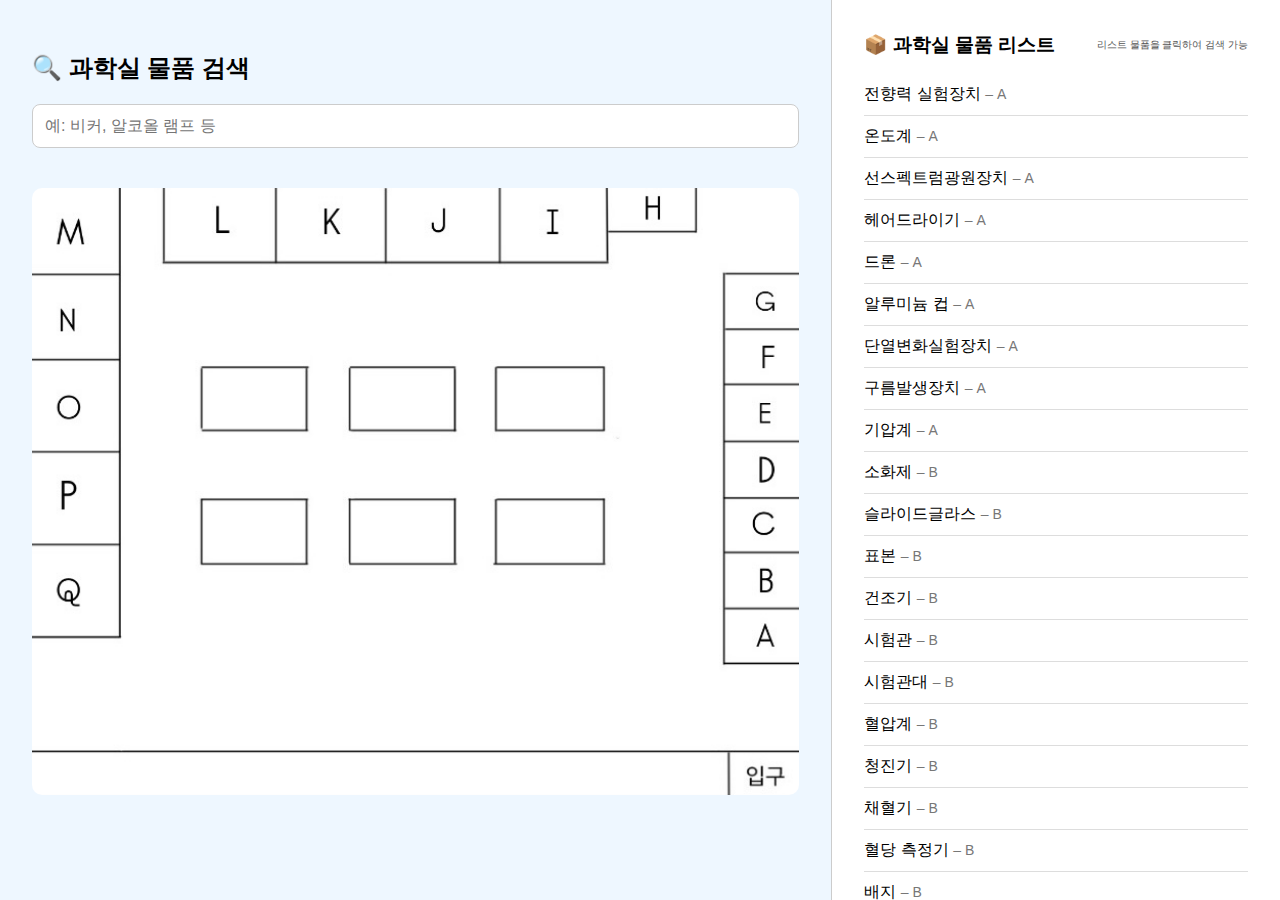
<file: index.html>
<!DOCTYPE html>

<html lang="ko">

<head>

  <meta charset="UTF-8" />

  <title>과학실 물품 위치 검색</title>

  <meta name="viewport" content="width=device-width, initial-scale=1.0" />

  <style>

    body {

      font-family: sans-serif;

      background-color: #eef7ff;

      margin: 0;

      padding: 0;

      display: flex;

      height: 100vh;

    }



    .container {

      display: flex;

      width: 100%;

    }



    .left {

      flex: 2;

      padding: 2rem;

    }



    .right {

      flex: 1;

      background-color: #ffffff;

      border-left: 1px solid #ccc;

      padding: 2rem;

      overflow-y: auto;

    }



    input[type="text"] {

      width: 100%;

      padding: 12px;

      font-size: 16px;

      border-radius: 8px;

      border: 1px solid #ccc;

      margin-bottom: 20px;

      box-sizing: border-box;

    }



    #map-container {

      position: relative;

      width: 100%;

      margin-top: 20px;

    }



    #map-container img {

      width: 100%;

      border-radius: 10px;

    }



    .marker {

      position: absolute;

      width: 20px;

      height: 20px;

      background: red;

      border-radius: 50%;

      border: 2px solid white;

      transform: translate(-50%, -50%);

      animation: blink 1s infinite;

    }



    @keyframes blink {

      0%, 100% { opacity: 1; }

      50% { opacity: 0.3; }

    }



    .right h3 {

      margin-top: 0;

    }

    .list-header {

    display: flex;

    justify-content: space-between;

    align-items: center;

    margin-bottom: 10px;

    }



    .list-header h3 {

    margin: 0;

    }



    .click-hint {

    font-size: 10px;

    color: #555;

    white-space: nowrap;

    }

    .item-list {

      list-style: none;

      padding: 0;

    }



    .item-list li {

      padding: 10px 0;

      border-bottom: 1px solid #ddd;

      cursor: pointer;

    }



    .location-tag {

      color: #777;

      font-size: 14px;

    }



    /* ✅ 반응형 미디어 쿼리 */

    @media (max-width: 768px) {

      body {

        flex-direction: column;

        height: auto;

      }



      .container {

        flex-direction: column;

      }



      .left, .right {

        width: 100%;

        padding: 1.5rem;

      }



      .right {

        border-left: none;

        border-top: 1px solid #ccc;

      }



      input[type="text"] {

        font-size: 18px;

        padding: 14px;

      }



      .item-list li {

        font-size: 16px;

        padding: 12px 0;

      }

    }

  </style>

</head>

<body>



  <div class="container">

    <!-- 왼쪽: 검색 + 약도 -->

    <div class="left">

      <h2>🔍 과학실 물품 검색</h2>

      <input type="text" id="searchBox" placeholder="예: 비커, 알코올 램프 등" />



      <ul id="itemList" style="display:none;">

        <li data-name="전향력 실험장치" data-location="A"></li>

        <li data-name="온도계" data-location="A"></li>

        <li data-name="선스펙트럼광원장치" data-location="A"></li>

        <li data-name="헤어드라이기" data-location="A"></li>

        <li data-name="드론" data-location="A"></li>

        <li data-name="알루미늄 컵" data-location="A"></li>

        <li data-name="단열변화실험장치" data-location="A"></li>

        <li data-name="구름발생장치" data-location="A"></li>

        <li data-name="기압계" data-location="A"></li>

        <li data-name="소화제" data-location="B"></li>

        <li data-name="슬라이드글라스" data-location="B"></li>

        <li data-name="표본" data-location="B"></li>

        <li data-name="건조기" data-location="B"></li>

        <li data-name="시험관" data-location="B"></li>

        <li data-name="시험관대" data-location="B"></li>

        <li data-name="혈압계" data-location="B"></li>

         <li data-name="청진기" data-location="B"></li>

        <li data-name="채혈기" data-location="B"></li>

        <li data-name="혈당 측정기" data-location="B"></li>

        <li data-name="배지" data-location="B"></li>

        <li data-name="무릎망치" data-location="B"></li>

        <li data-name="발효관" data-location="B"></li>

        <li data-name="홈판" data-location="B"></li>

        <li data-name="카데터" data-location="B"></li>

        <li data-name="인공피부모형" data-location="B"></li>

        <li data-name="멸균 탈지면" data-location="B"></li>

        <li data-name="스프레더" data-location="B"></li>

        <li data-name="혈당측정기" data-location="C"></li>

        <li data-name="센트리퓨즈튜브" data-location="C"></li
                                                 
        <li data-name="플라스틱 컵" data-location="C"></li>
        
        <li data-name="막자사발" data-location="C"></li>
        
        <li data-name="코니칼 비커" data-location="C"></li>
        
        <li data-name="고무관" data-location="C"></li>
        
        <li data-name="삼각 플라스크" data-location="C"></li>
        
        <li data-name="비커" data-location="C"></li>
        
        <li data-name="강판" data-location="C"></li>
        
        <li data-name="샬레" data-location="C"></li>

        <li data-name="둥근바닥플라스크 스탠드" data-location="D"></li>

        <li data-name="일회용 스포이드" data-location="D"></li>        

        <li data-name="스털링 엔진 자동차 모형" data-location="D"></li>        

        <li data-name="유리 주사기" data-location="D"></li>       

        <li data-name="핫플레이트" data-location="E"></li>        

        <li data-name="부피 플라스크" data-location="F"></li>        

        <li data-name="전자저울" data-location="F"></li>        

        <li data-name="거름종이" data-location="F"></li>

        <li data-name="시약포지" data-location="F"></li>

      </ul>



      <div id="map-container">

        <img src="floor-map.jpg" alt="과학실 약도" />



        <!-- 위치 마커 -->

        <div id="marker-A" class="marker" style="top: 73%; left: 96%; display: none;"></div>

        <div id="marker-B" class="marker" style="top: 64%; left: 96%; display: none;"></div>

        <div id="marker-C" class="marker" style="top: 55%; left: 96%; display: none;"></div>

        <div id="marker-D" class="marker" style="top: 46%; left: 96%; display: none;"></div>

        <div id="marker-E" class="marker" style="top: 37%; left: 96%; display: none;"></div>

        <div id="marker-F" class="marker" style="top: 28%; left: 96%; display: none;"></div>

        <div id="marker-G" class="marker" style="top: 19%; left: 96%; display: none;"></div>

      </div>

    </div>



    <!-- 오른쪽: 물품 리스트 -->

    <div class="right">

      <div class="list-header">

        <h3>📦 과학실 물품 리스트</h3>

        <span class="click-hint">리스트 물품을 클릭하여 검색 가능</span>

      </div>

      <ul class="item-list">

  <li data-name="전향력 실험장치">전향력 실험장치 <span class="location-tag">– A</span></li>
  <li data-name="온도계">온도계 <span class="location-tag">– A</span></li>
  <li data-name="선스펙트럼광원장치">선스펙트럼광원장치 <span class="location-tag">– A</span></li>
  <li data-name="헤어드라이기">헤어드라이기 <span class="location-tag">– A</span></li>
  <li data-name="드론">드론 <span class="location-tag">– A</span></li>
  <li data-name="알루미늄 컵">알루미늄 컵 <span class="location-tag">– A</span></li>
  <li data-name="단열변화실험장치">단열변화실험장치 <span class="location-tag">– A</span></li>
  <li data-name="구름발생장치">구름발생장치 <span class="location-tag">– A</span></li>
  <li data-name="기압계">기압계 <span class="location-tag">– A</span></li>
  <li data-name="소화제">소화제 <span class="location-tag">– B</span></li>
  <li data-name="슬라이드글라스">슬라이드글라스 <span class="location-tag">– B</span></li>
  <li data-name="표본">표본 <span class="location-tag">– B</span></li>
  <li data-name="건조기">건조기 <span class="location-tag">– B</span></li>
  <li data-name="시험관">시험관 <span class="location-tag">– B</span></li>
  <li data-name="시험관대">시험관대 <span class="location-tag">– B</span></li>
  <li data-name="혈압계">혈압계 <span class="location-tag">– B</span></li>
  <li data-name="청진기">청진기 <span class="location-tag">– B</span></li>
  <li data-name="채혈기">채혈기 <span class="location-tag">– B</span></li>
  <li data-name="혈당 측정기">혈당 측정기 <span class="location-tag">– B</span></li>
  <li data-name="배지">배지 <span class="location-tag">– B</span></li>
  <li data-name="무릎망치">무릎망치 <span class="location-tag">– B</span></li>
  <li data-name="발효관">발효관 <span class="location-tag">– B</span></li>
  <li data-name="홈판">홈판 <span class="location-tag">– B</span></li>
  <li data-name="카데터">카데터 <span class="location-tag">– B</span></li>
  <li data-name="인공피부모형">인공피부모형 <span class="location-tag">– B</span></li>
  <li data-name="멸균 탈지면">멸균 탈지면 <span class="location-tag">– B</span></li>
  <li data-name="스프레더">스프레더 <span class="location-tag">– B</span></li>
  <li data-name="혈당측정기">혈당측정기 <span class="location-tag">– C</span></li>
  <li data-name="센트리퓨즈튜브">센트리퓨즈튜브 <span class="location-tag">– C</span></li>
  <li data-name="플라스틱 컵">플라스틱 컵 <span class="location-tag">– C</span></li>
  <li data-name="막자사발">막자사발 <span class="location-tag">– C</span></li>
  <li data-name="코니칼 비커">코니칼 비커 <span class="location-tag">– C</span></li>
  <li data-name="고무관">고무관 <span class="location-tag">– C</span></li>
  <li data-name="삼각 플라스크">삼각 플라스크 <span class="location-tag">– C</span></li>
  <li data-name="비커">비커 <span class="location-tag">– C</span></li>
  <li data-name="강판">강판 <span class="location-tag">– C</span></li>
  <li data-name="샬레">샬레 <span class="location-tag">– C</span></li>
  <li data-name="둥근바닥플라스크 스탠드">둥근바닥플라스크 스탠드 <span class="location-tag">– D</span></li>
  <li data-name="일회용 스포이드">일회용 스포이드 <span class="location-tag">– D</span></li>
  <li data-name="스털링 엔진 자동차 모형">스털링 엔진 자동차 모형 <span class="location-tag">– D</span></li>
  <li data-name="유리 주사기">유리 주사기 <span class="location-tag">– D</span></li>
  <li data-name="핫플레이트">핫플레이트 <span class="location-tag">– E</span></li>
  <li data-name="부피 플라스크">부피 플라스크 <span class="location-tag">– F</span></li>
  <li data-name="전자저울">전자저울 <span class="location-tag">– F</span></li>
  <li data-name="거름종이">거름종이 <span class="location-tag">– F</span></li>
  <li data-name="시약포지">시약포지 <span class="location-tag">– F</span></li>

      </ul>

    </div>

  </div>



  <script>

    const searchBox = document.getElementById("searchBox");

    const items = document.querySelectorAll("#itemList li");

    const markers = {

      A: document.getElementById("marker-A"),

      B: document.getElementById("marker-B"),

      C: document.getElementById("marker-C"),

      D: document.getElementById("marker-D"),

      E: document.getElementById("marker-E"),

      F: document.getElementById("marker-F"),

      G: document.getElementById("marker-G"),

    };



    function hideAllMarkers() {

      Object.values(markers).forEach(marker => marker.style.display = "none");

    }



    function triggerSearch(term) {

      const lowerTerm = term.trim().toLowerCase();

      hideAllMarkers();



      if (lowerTerm === "") return;



      items.forEach(item => {

        const name = item.dataset.name.toLowerCase();

        const location = item.dataset.location;



        if (name.includes(lowerTerm)) {

          if (markers[location]) {

            markers[location].style.display = "block";

          }

        }

      });

    }



    searchBox.addEventListener("input", () => {

      triggerSearch(searchBox.value);

    });



    // 리스트 클릭 시 검색창에 입력하고 마커 표시

    document.querySelectorAll(".item-list li").forEach(item => {

      item.addEventListener("click", () => {

        const itemName = item.dataset.name;

        searchBox.value = itemName;

        triggerSearch(itemName);

      });

    });

  </script>



</body>

</html>
</file>
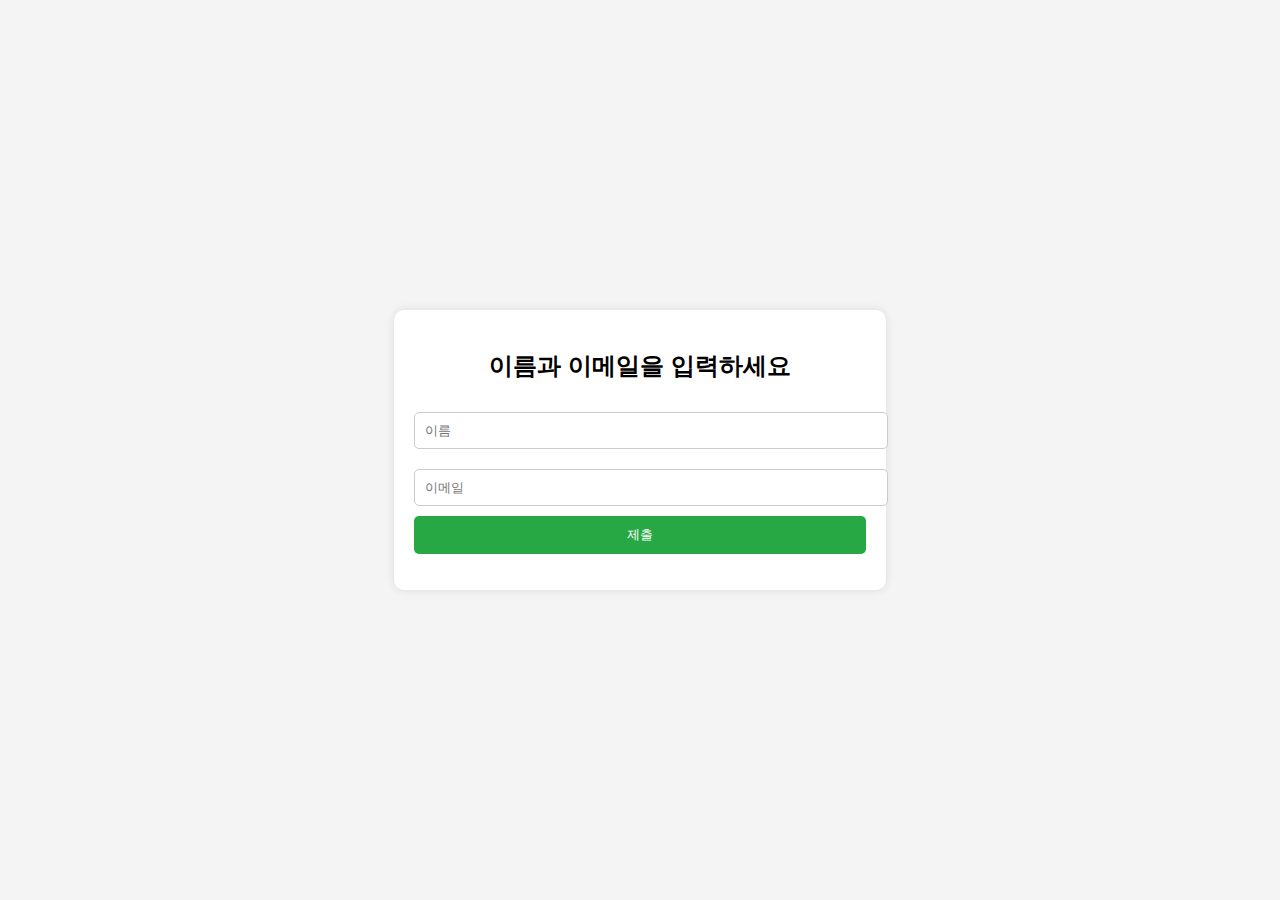
<file: public/index.html>
<!DOCTYPE html>
<html lang="ko">
<head>
    <meta charset="UTF-8">
    <meta name="viewport" content="width=device-width, initial-scale=1.0">
    <title>사용자 정보 입력</title>
    <link rel="stylesheet" href="style.css">
</head>
<body>
    <div class="container">
        <h2>이름과 이메일을 입력하세요</h2>
        <form id="userForm">
            <input type="text" id="name" placeholder="이름" required>
            <input type="email" id="email" placeholder="이메일" required>
            <button type="submit">제출</button>
        </form>
        <p id="message"></p>
    </div>
    <script src="script.js"></script>
</body>
</html>
</file>
<file: public/style.css>
body {
    font-family: Arial, sans-serif;
    display: flex;
    justify-content: center;
    align-items: center;
    height: 100vh;
    background-color: #f4f4f4;
    margin: 0;
}

.container {
    background: white;
    padding: 20px;
    border-radius: 10px;
    box-shadow: 0 0 10px rgba(0, 0, 0, 0.1);
    text-align: center;
}

h2 {
    margin-bottom: 20px;
}

input {
    width: 100%;
    padding: 10px;
    margin: 10px 0;
    border: 1px solid #ccc;
    border-radius: 5px;
}

button {
    background: #28a745;
    color: white;
    padding: 10px;
    border: none;
    border-radius: 5px;
    cursor: pointer;
    width: 100%;
}

button:hover {
    background: #218838;
}

#message {
    margin-top: 10px;
    font-weight: bold;
}
</file>
